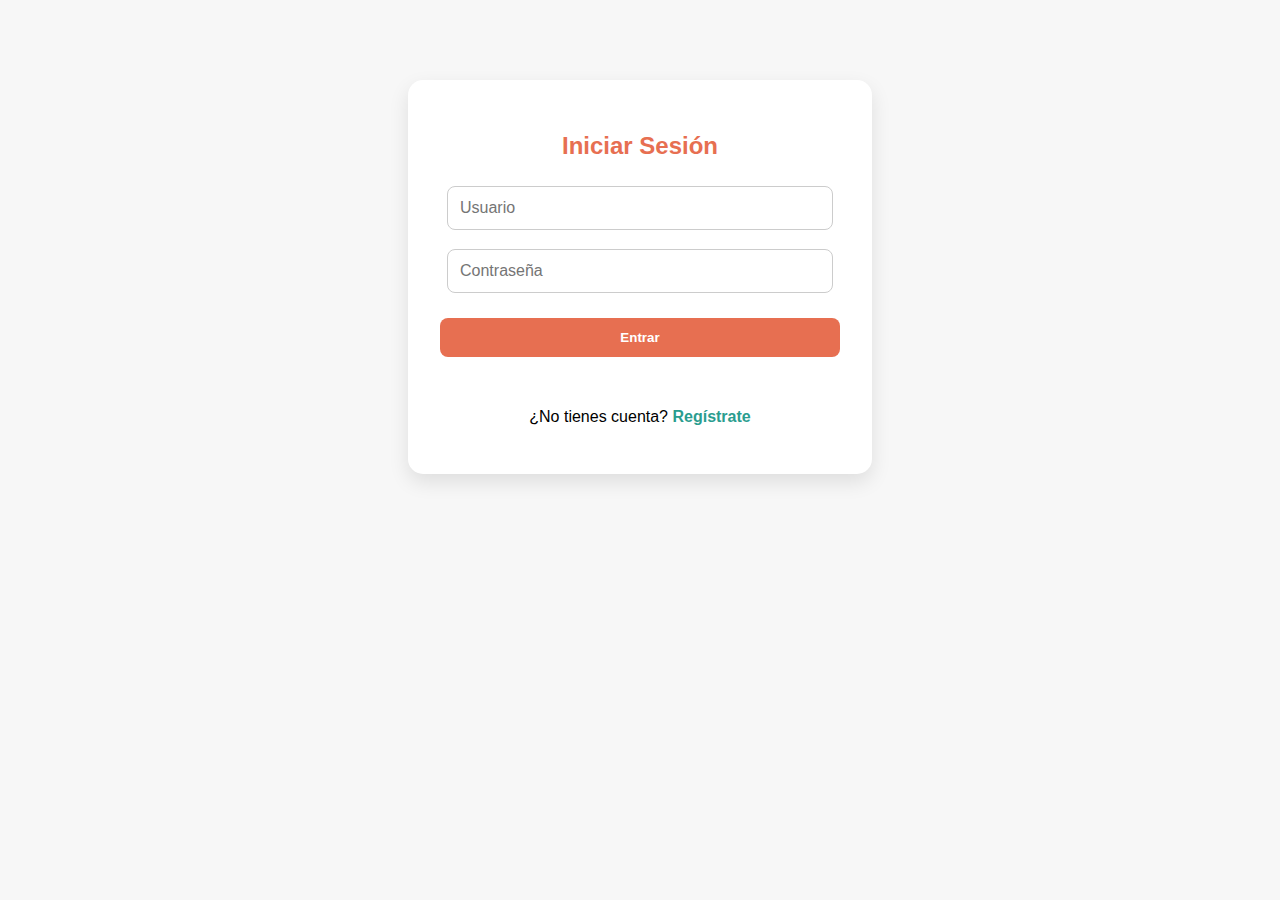
<file: index.html>
<!DOCTYPE html>
<html lang="en">
<head>
  <meta charset="UTF-8">
  <meta name="viewport" content="width=device-width, initial-scale=1.0">
  <title>Ovix - Acceso</title>
  <link href="style.css" rel="stylesheet">
  <script></script>
</head>
<body>

  <div class="container">
    <h2>Iniciar Sesión</h2>

    <input type="text" id="usuario" placeholder="Usuario">
    <input type="password" id="clave" placeholder="Contraseña">
    <button onclick="manejarAcceso()">Entrar</button>

    <p class="message" id="mensaje"></p>
    <p>¿No tienes cuenta? <a href="registro.html" id="btn-registrarse">Regístrate</a></p>
  </div>

  <script src="script.js"></script>
</body>
</html>
</file>
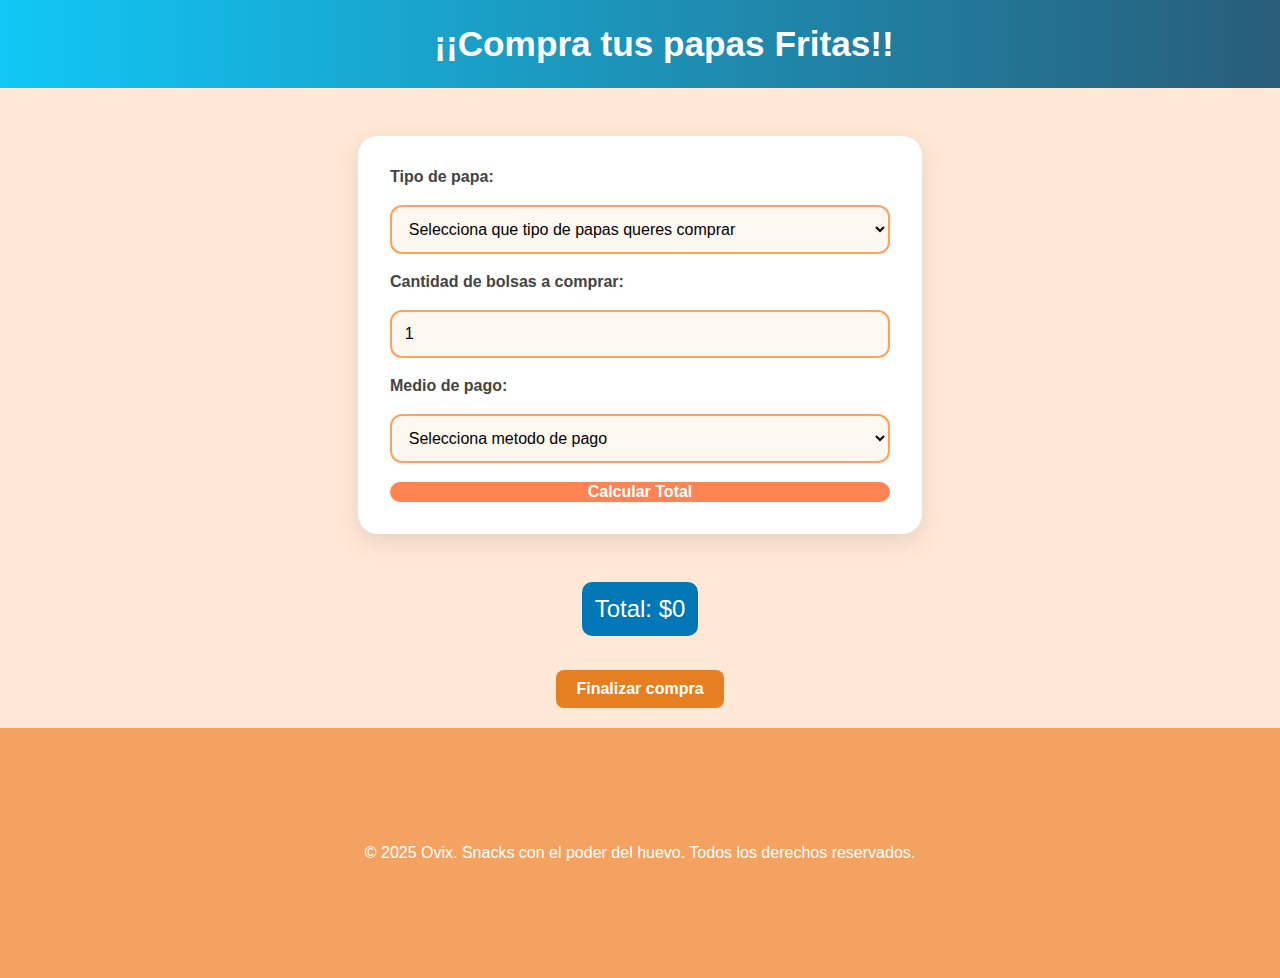
<file: compra.html>
<html lang="es">
<head>
  <meta charset="UTF-8">
  <title>¡¡Compra de tus Ovix!</title>
  <link rel="stylesheet" href="compra.css">
</head>
<body>

<div>
  <header class="brillo"><h1>¡¡Compra tus papas Fritas!!</h1></header>

  <form id="formCompra">
    <label for="tipoPapa">Tipo de papa:</label>
    <select id="tipoPapa" required>
      <option value="" disabled selected hidden>Selecciona que tipo de papas queres comprar</option>
      <option value="Huevo_y_Proteina">Huevo y Proteina - $1500</option>
      <option value="Almendras_y_Clara">Almendras y Clara - $1750</option>
      <option value="Huevo_y_Barbacoa">Huevo y Barbacoa - $1800</option>
      <option value="Huevo_y_Cheddar">Huevo y Cheddar - $1900</option>
    </select>

    <label for="cantidad">Cantidad de bolsas a comprar:</label>
    <input type="number" id="cantidad" min="1" value="1" required>

    <label for="medioPago">Medio de pago:</label>
    <select id="medioPago" required>
      <option value="" disabled selected hidden>Selecciona metodo de pago</option>
      <option value="efectivo">Efectivo (10% de descuento)</option>
      <option value="debito">Débito (5% de descuento)</option>
      <option value="credito">Crédito (sin descuento)</option>
      <option value="mercadoPago">Mercado Pago (sin descuento)</option>
      <option value="Mayorista">Mayorista (15% de descuento solo si la compra sobrepasa las 10 unidades)</option>
    </select>

    <button type="button" onclick="calcularTotal()">Calcular Total</button>
  </form>

  <p id="total">Total: $0</p>

  <a href="pagina.html" style="text-decoration: none;" id="boton-finalCompra">
    <button style="margin-top: 10px; padding: 10px 20px; font-size: 1em; background-color: #e67e22; color: white; border: none; border-radius: 8px; cursor: pointer; transition: transform 0.3s ease;">
        Finalizar compra
    </button></a>

  <footer>
    <p>© 2025 Ovix. Snacks con el poder del huevo. Todos los derechos reservados.</p>
  </footer>

<script src="compra.js"></script>
</div>  
</body>
</html>
</file>
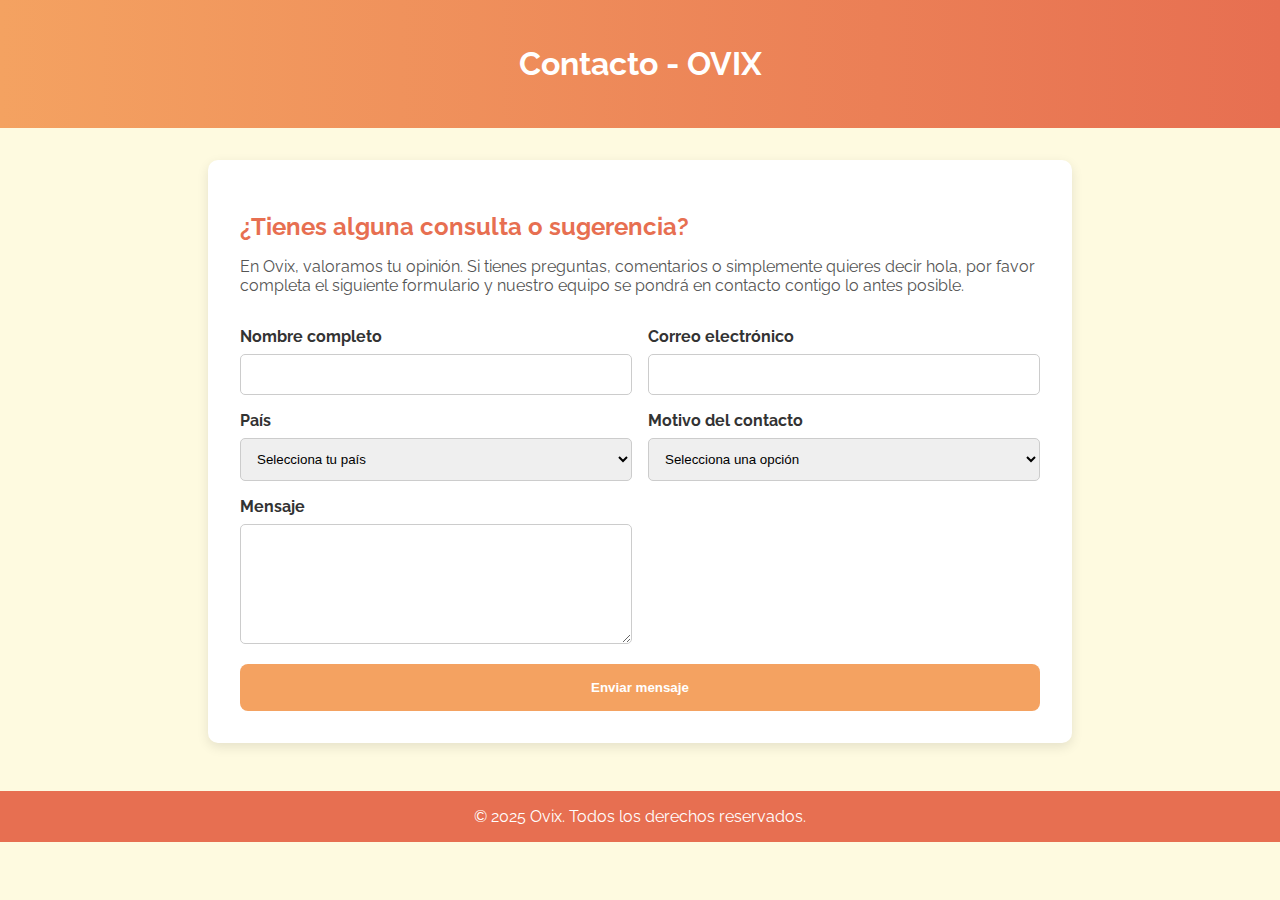
<file: contacto.html>
<!DOCTYPE html>
<html lang="en">
<head>
  <meta charset="UTF-8">
  <meta name="viewport" content="width=device-width, initial-scale=1.0">
  <title>Contacto - OVIX</title>
  <link rel="stylesheet" href="contacto.css">
</head>
<body>
  <header>
    <h1>Contacto - OVIX</h1>
  </header>

  <div class="container">
    <h2>¿Tienes alguna consulta o sugerencia?</h2>
    <p class="description">En Ovix, valoramos tu opinión. Si tienes preguntas, comentarios o simplemente quieres decir hola, por favor completa el siguiente formulario y nuestro equipo se pondrá en contacto contigo lo antes posible.</p>
    <form action="#" method="post">
      <div>
        <label for="nombre">Nombre completo</label>
        <input type="text" id="nombre" name="nombre" required>
      </div>

      <div>
        <label for="email">Correo electrónico</label>
        <input type="email" id="email" name="email" required>
      </div>

      <div>
        <label for="pais">País</label>
        <select id="pais" name="pais" required>
          <option value="" disabled selected hidden>Selecciona tu país</option>
          <option value="argentina">Argentina</option>
          <option value="chile">Chile</option>
          <option value="mexico">México</option>
          <option value="colombia">Colombia</option>
          <option value="otros">Otro</option>
        </select>
      </div>

      <div>
        <label for="motivo">Motivo del contacto</label>
        <select id="motivo" name="motivo" required>
          <option value="" disabled selected hidden>Selecciona una opción</option>
          <option value="comentario">Comentario</option>
          <option value="reclamo">Reclamo</option>
          <option value="sugerencia">Sugerencia</option>
          <option value="otros">Otros</option>
        </select>
      </div>

      <div class="full-width">
        <label for="mensaje">Mensaje</label>
        <textarea id="mensaje" name="mensaje" required></textarea>
      </div>

      <button type="submit">Enviar mensaje</button>
    </form>
  </div>

  <footer>
    &copy; 2025 Ovix. Todos los derechos reservados.
  </footer>
</body>
</html>
</file>
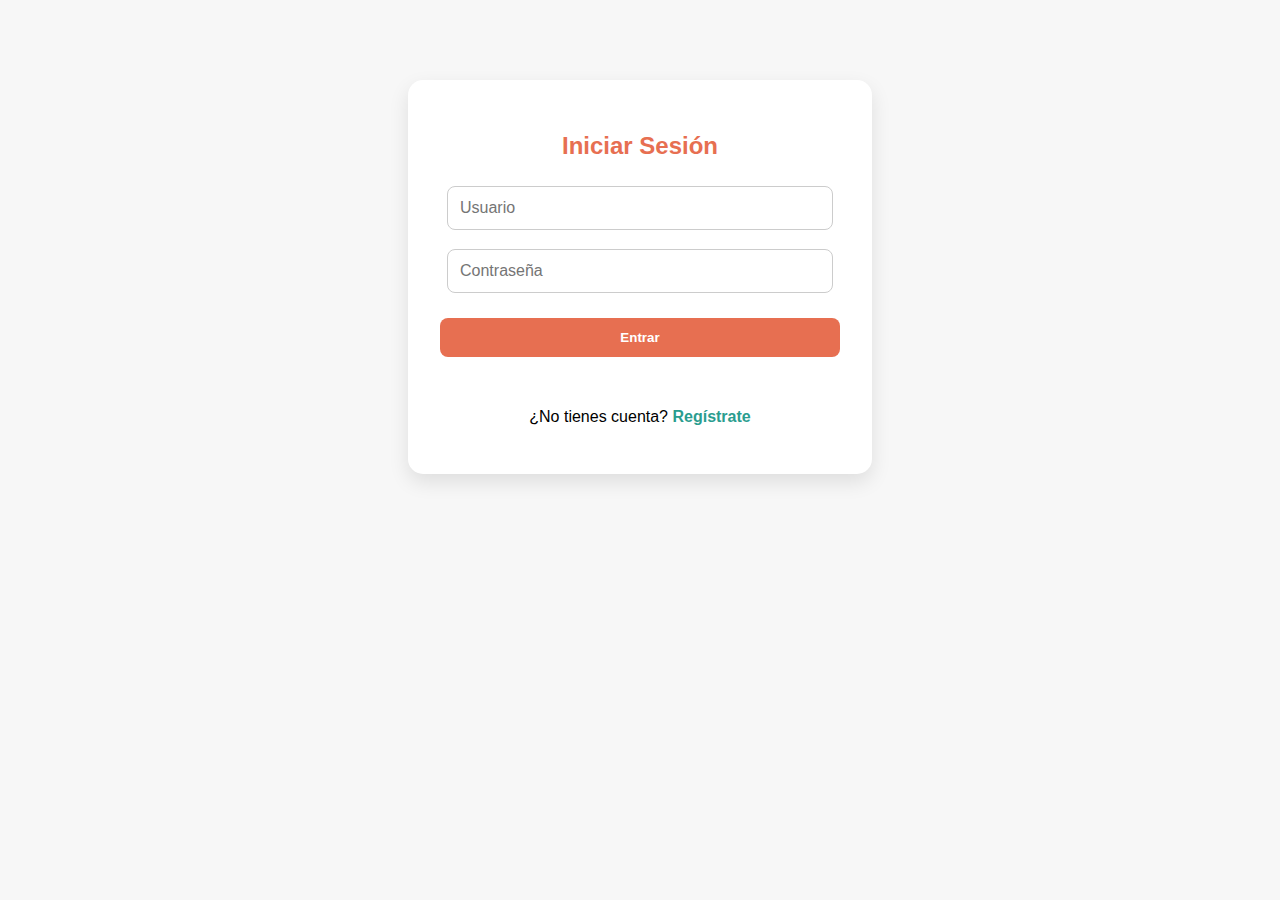
<file: pagina.html>
<!DOCTYPE html>
<html lang="en">
<head>
  <meta charset="UTF-8" />
  <meta name="viewport" content="width=device-width, initial-scale=1.0" />
  <title>Ovix</title>
  <link rel="stylesheet" href="pagina.css">
</head>
<body>

  <section class="bienvenida">
    <img src="https://benja825.github.io/Ovix/Img/Logo_papa.jpg" alt="Logo" style="width: 100px; position: absolute; top: 20px; left: 20px; animation: flotar 2s ease-in-out infinite;">
    <div class="overlay">
    <h1>¡Ovix te da la bienvenida!</h1>
    
    <p style="font-size: 1em; max-width: 700px; margin: 0 auto 20px; animation: aparecer 1.5s ease-out;">
      Transformamos papas y huevos en una experiencia inolvidable. Del campo directo a tu antojo.
    </p>
    
    <a href="promociones.html" style="text-decoration: none;">
      <button style="margin-top: 10px; padding: 10px 20px; font-size: 1em; background-color: #e67e22; color: white; border: none; border-radius: 8px; cursor: pointer; transition: transform 0.3s ease;">
        Conoce nuestras promos 🍳🥔
      </button>
    </a>
  </div>
  </section>
  

  <header>
    <nav class="navbar">
        <div class="nav-logo">
          <img src="Img/Logo_papa.jpg" alt="Ovix Logo">
        </div>
        <ul class="nav-menu">
          <li><a href="#inicio">Inicio</a></li>
          <li><a href="#nutricion">Nutrición</a></li>
          <li><a href="#catalogo">Catálogo</a></li>
          <li><a href="#recetas">Recetas</a></li>
          <li><a href="#galeria">Galería</a></li>
          <li><a href="#mapa">Ubicación</a></li>
          <li><a href="#faq">FAQ</a></li>
          <li><a href="#contacto">Contacto</a></li>
        </ul>
        
      </nav>
      
  </header>

  <section class="hero" id="inicio">
    <img src="Img/Papa_clasica.jpg" alt="Papas clasicas">
    <img src="Img/Papa_almendra.jpg" alt="Papas con harina de almendra">
    <img src="Img/Papa_barbacoa.jpg" alt="Papa sabor barbacoa">
    <img src="Img/Papas_cheddar.jpg" alt="Papas cheddar">
  </section>

  <section class="content">
    <h2>¡Conoce el sabor natural de nuestras deliciosas Ovix!</h2>
    <p>Seleccionadas directamente del campo, nuestras papas son cultivadas con prácticas sostenibles para garantizar el sabor, la frescura y la textura que te mereces.</p>
    <p>Perfectas para cada ocasión, desde un almuerzo familiar hasta un snack rápido.</p>
    
    <div class="nutricional" id="nutricion">
      <h3>Valor Nutricional (por porción 60-80 g)</h3>
      <table style="margin: 0 auto; border-collapse: collapse; text-align: left; font-size: 16px;">
        <thead>
          <tr style="background-color: #f2f2f2;">
            <th style="padding: 8px 16px; border: 1px solid #ddd;">Componente</th>
            <th style="padding: 8px 16px; border: 1px solid #ddd;">Valor</th>
          </tr>
        </thead>
        <tbody>
          <tr>
            <td style="padding: 8px 16px; border: 1px solid #ddd;">Calorías</td>
            <td style="padding: 8px 16px; border: 1px solid #ddd;">220-290 kcal</td>
          </tr>
          <tr>
            <td style="padding: 8px 16px; border: 1px solid #ddd;">Carbohidratos</td>
            <td style="padding: 8px 16px; border: 1px solid #ddd;">15-20 g</td>
          </tr>
          <tr>
            <td style="padding: 8px 16px; border: 1px solid #ddd;">Proteínas</td>
            <td style="padding: 8px 16px; border: 1px solid #ddd;">12-15 g</td>
          </tr>
          <tr>
            <td style="padding: 8px 16px; border: 1px solid #ddd;">Grasas</td>
            <td style="padding: 8px 16px; border: 1px solid #ddd;">12-16 g</td>
          </tr>
          <tr>
            <td style="padding: 8px 16px; border: 1px solid #ddd;">Fibra</td>
            <td style="padding: 8px 16px; border: 1px solid #ddd;">2-3 g</td>
          </tr>
          <tr>
            <td style="padding: 8px 16px; border: 1px solid #ddd;">Vitaminas</td>
            <td style="padding: 8px 16px; border: 1px solid #ddd;">A, B12, D</td>
          </tr>
        </tbody>
      </table>
    </div>
  </section>  

  <section class="catalogo" id="catalogo">
    <div class="catalogo-contenido">
      <h2>Catálogo de Productos</h2>
      <p>Descubre nuestra variedad de papas seleccionadas con esmero para ofrecerte sabor, frescura y calidad en cada presentación.</p>
      
      <div class="productos">
        <div class="producto">
          <img src="Img/Papa_clasica.jpg" height="300" alt="Papa Premium">
          <div class="info">
            <h4>Unidad OVIX</h4>
            <p>$1900 - Snack de 60-90 gramos.</p>
          </div>
        </div>
        <div class="producto">
          <img src="Img/pack_x5.jpg" height="300" alt="Papa Rústica">
          <div class="info">
            <h4>Pack x5</h4>
            <p>$9200 - Ahorro en la compra.</p>
          </div>
        </div>
        <div class="producto">
          <img src="Img/pack_x10.jpg" height="300" alt="Corte para freír">
          <div class="info">
            <h4>Pack x10</h4>
            <p>$18000 - Menor precio, mayor cantidad.</p>
          </div>
        </div>
        <div class="producto">
          <img src="Img/pack_x15.jpg" height="300" alt="Corte para freír">
          <div class="info">
            <h4>Pack x15</h4>
            <p>$26500 - La mas grande.</p>
          </div>
        </div>
      </div>
    </div>
  </section>  

  <section class="mapa" id="mapa">
    <h2>Visita nuestra sucursal</h2>
<iframe src="https://www.google.com/maps/embed?pb=!1m17!1m12!1m3!1d3396.9649729649536!2d-64.42334892510648!3d-31.634809406843008!2m3!1f0!2f0!3f0!3m2!1i1024!2i768!4f13.1!3m2!1m1!2zMzHCsDM4JzA1LjMiUyA2NMKwMjUnMTQuOCJX!5e0!3m2!1ses-419!2sar!4v1748822038172!5m2!1ses-419!2sar" width="600" height="450" style="border:0;" allowfullscreen="" loading="lazy" referrerpolicy="no-referrer-when-downgrade"></iframe>
  </section>

  <section class="faq" id="faq">
    <h2>Preguntas Frecuentes</h2>
    <details>
      <summary>¿Qué es OVIX?</summary>
      <p>OVIX es un snack proteico a base de ovoproductos, diseñado para brindar energía y nutrición de forma rápida, ideal para personas con estilos de vida ocupados.</p>
    </details>
    <details>
      <summary>¿Es apto para celíacos o personas con intolerancia a la lactosa?</summary>
      <p>Actualmente no es libre de gluten ni de lactosa, pero estamos trabajando en alternativas. Te recomendamos consultar los ingredientes y en caso de duda, consultar con un profesional.</p>
    </details>
    <details>
      <summary>¿Cuánto dura el producto?</summary>
      <p>OVIX tiene una vida útil de 3 meses gracias a su proceso de elaboración y envasado al vacío. Se recomienda almacenarlo en un lugar fresco y seco.</p>
    </details>
    <details>
      <summary>¿De dónde se obtienen los ingredientes?</summary>
      <p>Nuestros ingredientes son seleccionados de productores locales en Córdoba y zonas cercanas, priorizando calidad y frescura.</p>
    </details>
    <details>
      <summary>¿Dónde puedo comprar OVIX?</summary>
      <p>Próximamente en nuestra página web oficial y en puntos de venta asociados. Además, lanzaremos promociones exclusivas por el lanzamiento.</p>
    </details>
  </section>

  <section class="suscripcion">
    <h2>Suscríbete a nuestro boletín</h2>
    <p>Recibe promociones y noticias frescas sobre nuestras papas directamente en tu correo.</p>
    <form action="#" method="post">
      <input type="email" placeholder="Tu correo electrónico" required>
      <button type="submit">Suscribirse</button>
    </form>
  </section>

  <section class="contacto" id="contacto">
    <h2>¿Listo para saborear nuestros snack?</h2>
    <p>Visita nuestra página de contacto y habla con nosotros directamente. ¡Nos encantará saber de ti!</p>
    <a href="contacto.html"><button>Ir al contacto</button></a>
  </section>

  <button onclick="cerrarSesion()">Cerrar sesión</button>


  <footer>
    &copy; 2025 Ovix. Todos los derechos reservados.
  </footer>

  <script>
function cerrarSesion() {
  localStorage.setItem('isLoggedIn', 'false');
  window.location.href = 'index.html';
}

document.addEventListener('DOMContentLoaded', () => {
  const isLoggedIn = localStorage.getItem('isLoggedIn');
  if (isLoggedIn !== 'true') {
    alert('Debes iniciar sesión primero.');
    window.location.href = 'index.html';
  }
});
  </script>
</body>
</html>
</file>
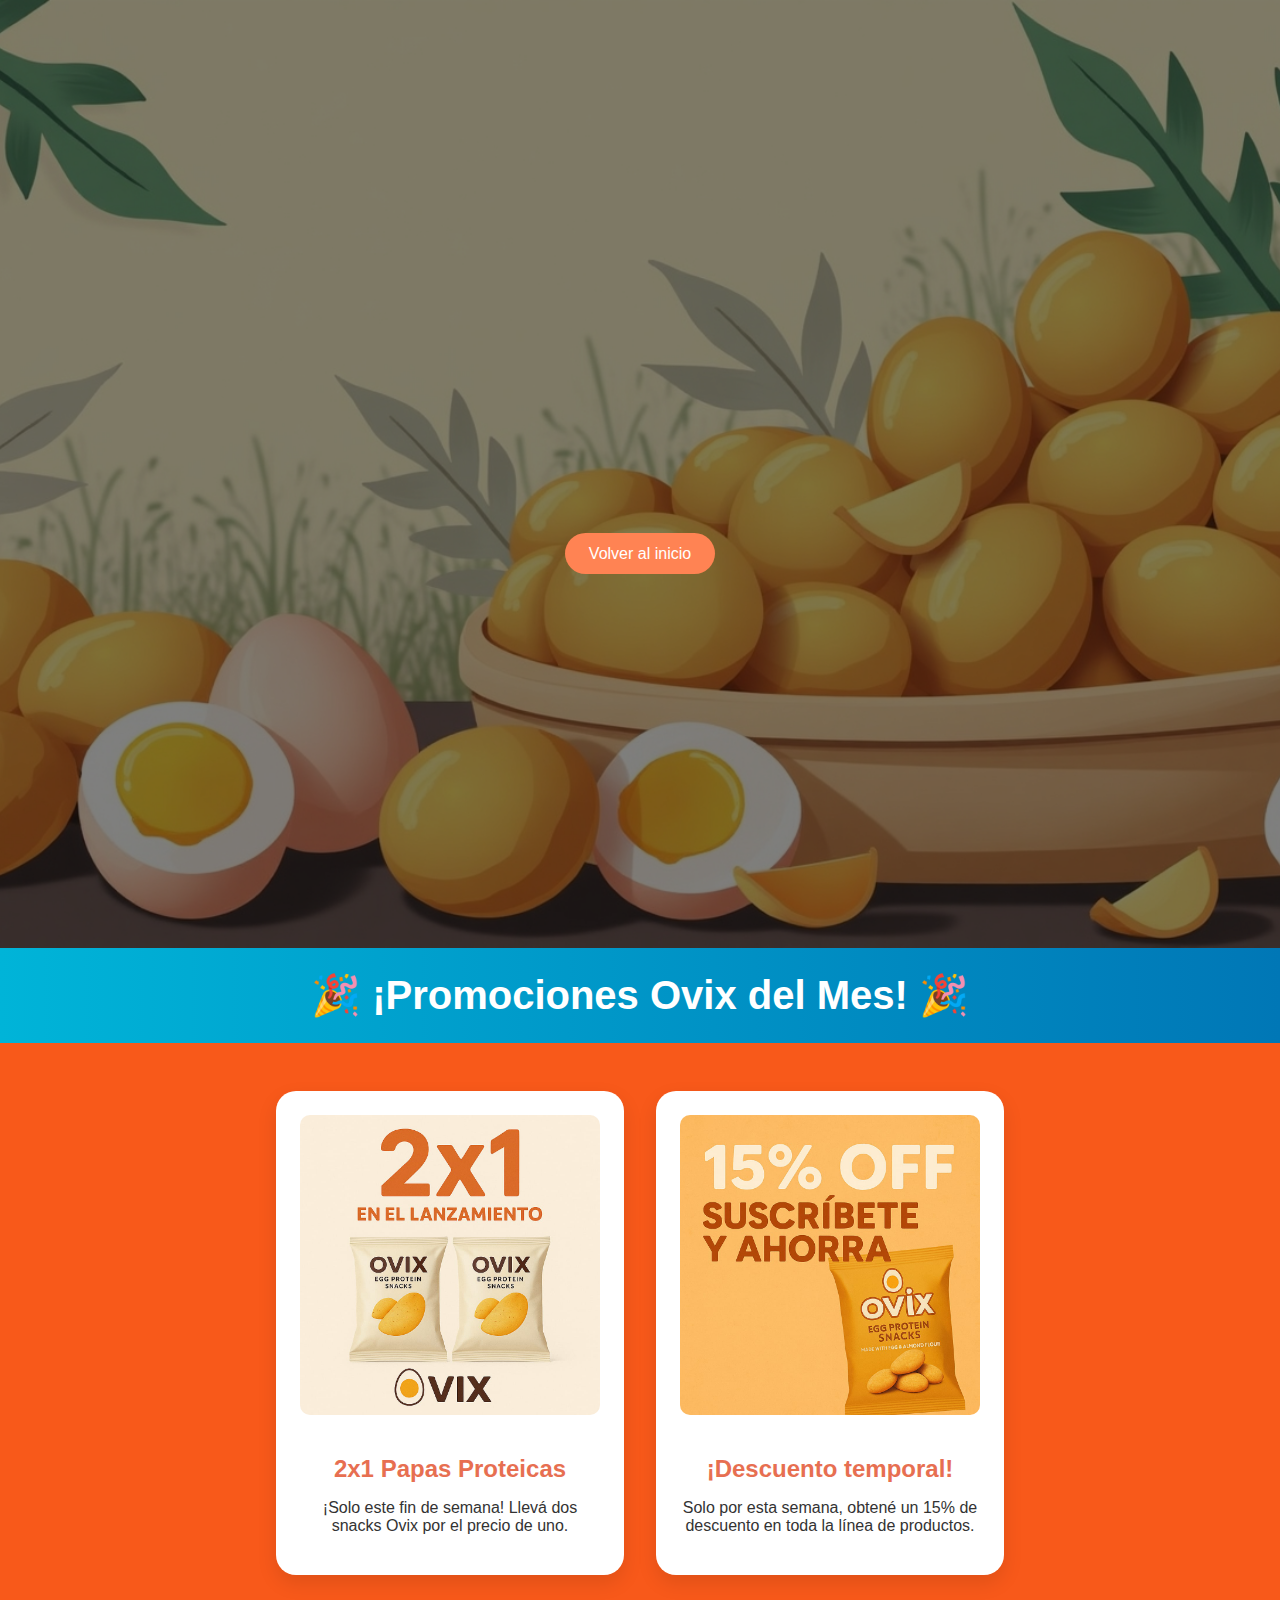
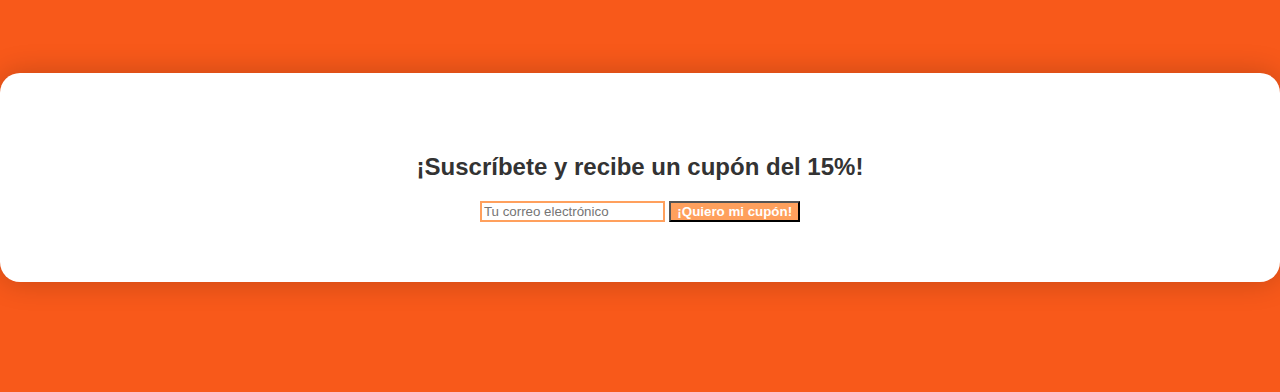
<file: promociones.html>
<!DOCTYPE html>
<html lang="es">
<head>
  <meta charset="UTF-8" />
  <meta name="viewport" content="width=device-width, initial-scale=1.0"/>
  <title>Promociones | Ovix Snacks</title>
  <link rel="stylesheet" href="promociones.css" />
</head>
<body>
  <header class="hero">
    <div class="overlay"></div>
    <div class="hero-content">
      <h1 class="fade-in">¡Promociones Exclusivas de Ovix!</h1>
      <p class="fade-in-delay">Descubre nuestras ofertas irresistibles en snacks de papa con huevo.</p>
      <a href="pagina.html" class="btn">Volver al inicio</a>
    </div>
  </header>

  <header>
    <h1>🎉 ¡Promociones Ovix del Mes! 🎉</h1>
  </header>

  <main class="promo-container">
    <div class="promo">
      <img src="imagenes_papas/Oferta_2x1.jpg" alt="Promo 1">
      <h2>2x1 Papas Proteicas</h2>
      <p>¡Solo este fin de semana! Llevá dos snacks Ovix por el precio de uno.</p>
    </div>

    <div class="promo">
      <img src="imagenes_papas/Oferta_15.jpg" alt="Promo 2">
      <h2>¡Descuento temporal!</h2>
      <p>Solo por esta semana, obtené un 15% de descuento en toda la línea de productos.</p>
    </div>
  </main>


  <section class="subscribe bounce-in">
    <h2>¡Suscríbete y recibe un cupón del 15%!</h2>
    <form>
      <input type="email" placeholder="Tu correo electrónico">
      <button type="submit">¡Quiero mi cupón!</button>
    </form>
  </section>

  <footer class="footer fade-in">
    <p>© 2025 Ovix. Snacks con el poder del huevo. Todos los derechos reservados.</p>
  </footer>
</body>
</html>
</file>
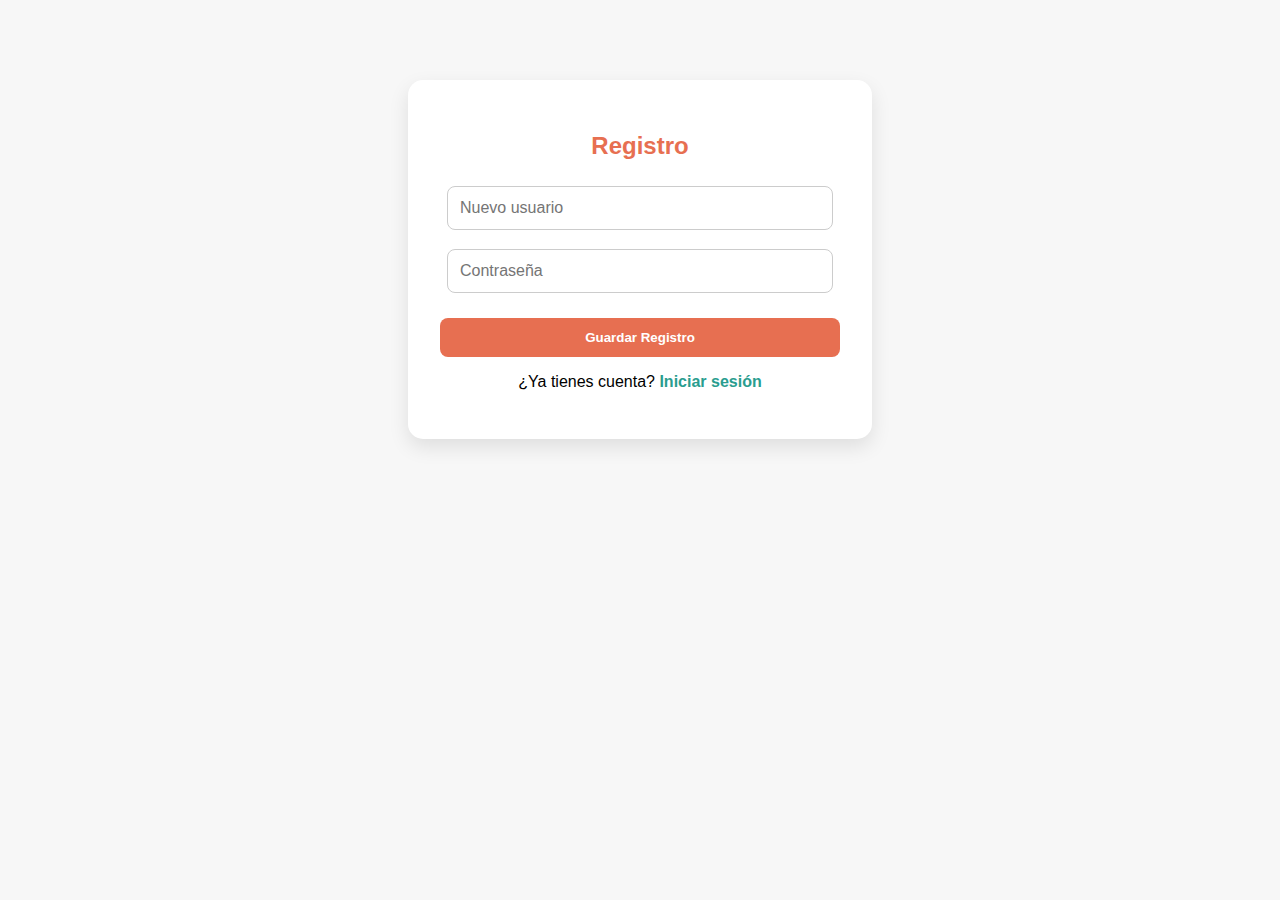
<file: registro.html>
<!DOCTYPE html>
<html lang="es">
<head>
  <meta charset="UTF-8">
  <meta name="viewport" content="width=device-width, initial-scale=1.0">
  <title>Ovix - Registro</title>
  <link href="style.css" rel="stylesheet">
</head>
<body>
  <div class="container">
    <h2>Registro</h2>

    <input type="text" id="nuevoUsuario" placeholder="Nuevo usuario">
    <input type="password" id="nuevaClave" placeholder="Contraseña">
    <button id="btn-guardar-registro">Guardar Registro</button>

    <p>¿Ya tienes cuenta? <a href="index.html">Iniciar sesión</a></p>
  </div>

  <script src="script.js"></script>
</body>
</html>
</file>
<file: style.css>
body {
  font-family: 'Raleway', sans-serif;
  background: #f7f7f7;
  margin: 0;
  padding: 0;
}

.container {
  max-width: 400px;
  margin: 80px auto;
  padding: 2rem;
  background: #fff;
  border-radius: 15px;
  box-shadow: 0 8px 20px rgba(0, 0, 0, 0.1);
  text-align: center;
  animation: aparecer 0.8s ease-out;
}

h2 {
  color: #e76f51;
  margin-bottom: 1rem;
}

input {
  width: 90%;
  padding: 0.75rem;
  margin: 0.6rem 0;
  border: 1px solid #ccc;
  border-radius: 8px;
  font-size: 1rem;
}

input:focus {
  border-color: #11c7f5;
  outline: none;
  box-shadow: 0 0 5px rgba(17, 199, 245, 0.3);
}

button {
  width: 100%;
  padding: 0.75rem;
  background: #e76f51;
  border: none;
  color: white;
  font-weight: bold;
  border-radius: 8px;
  cursor: pointer;
  margin-top: 1rem;
  transition: 0.3s ease;
}

button:hover,
button:focus {
  background: #f4a261;
  transform: scale(1.02);
}

.message {
  margin-top: 1rem;
  font-size: 0.95rem;
  min-height: 1.2em;
}

.success {
  color: #2a9d8f;
  font-weight: bold;
}

.error {
  color: #e63946;
  font-weight: bold;
}

a {
  color: #2a9d8f;
  text-decoration: none;
  font-weight: bold;
}

a:hover {
  text-decoration: underline;
}

.toggle {
  margin-top: 2rem;
  font-size: 0.9rem;
  color: #555;
  cursor: pointer;
}

@keyframes aparecer {
  from {
    opacity: 0;
    transform: translateY(20px);
  }
  to {
    opacity: 1;
    transform: translateY(0px);
  }
}
</file>
<file: compra.css>
body {
    font-family: 'Raleway', sans-serif;
    margin: 0;
    padding: 0;
    background: #ffe8d6;
    color: #333;
    overflow-x: hidden;
    display: flex;
    flex-direction: column;
    height: 100%;
}

main {
    flex: 1;
}

header {
    background: linear-gradient(90deg, #11c7f5, #295975);
    color: white;
    padding: 1.5rem;
    text-align: center;
    animation: slideDown is ease-in-out;
}

h1 {
    font-size: 2.2rem;
    margin: 0;
    animation: fadeIn 1.2s ease-in;
}

form {
    background: #fff;
    max-width: 500px;
    margin: 3rem auto;
    padding: 2rem;
    border-radius: 20px;
    box-shadow: 0 8px 25px rgba(0, 0, 0, 0.10);
    display: flex;
    flex-direction: column;
    gap: 1.2rem;
    animation: popIn 1s ease-out;
}

label {
    font-weight: 600;
    color: #444;
}

select, input[type="number"] {
    padding: 0.8rem;
    border: 2px solid #ffa05d;
    border-radius: 12px;
    font-size: 1rem;
    background: #fff8f0;
    transition: border 0.3s ease;
}

select:focus, input[type="number"]:focus {
    border-color: #ff6b3d;
    outline: none;
}

button {
    background: #ff8353;
    color: white;
    padding: 0.9ram;
    font-size: 1rem;
    border: none;
    border-radius: 25px;
    cursor: pointer;
    font-weight: bold;
    transition: background 0.3s ease;
}

button:hover {
    background: #ff5a2c;
}

#boton-finalCompra {
    display: block;
    margin: 20px auto;
    text-align: center;
}

.brillo {
    position: relative;
    overflow: hidden;
    display: block;
    width: 100%;
}

.brillo h1 {
    position: relative;
    z-index: 1.5;
}

.brillo::before {
    content: '';
    position: absolute;
    top: 0;
    left: -100%;
    width: 50%;
    height: 100%;
    background: linear-gradient(
        120deg,
        rgba(255, 255, 255, 0) 0%,
        rgba(255, 255, 255, 0.5) 50%,
        rgba(255, 255, 255, 0) 100%
    );
    transform: skewX(-20deg);
    animation: reflejo 2.5s infinite;
}

#total {
    text-align: center;
    font-size: 1.5rem;
    margin-top: 1rem;
    color: #ffffff;
    background: #0077b6;
    padding: 0.8rem;
    border-radius: 10px;
    width: fit-content;
    margin-left: auto;
    margin-right: auto;
    animation: fadeInUp 1s ease-in-out;
}

footer {
    width: 100%;
    background: #f4a261;
    padding: 100px;
    text-align: center;
    color: white;
    font-size: 1rem;
    box-sizing: border-box;
    position: relative;
    animation: fadeInUp 1s ease-in-out;
    bottom: 0;
}

@keyframes slideDown {
    from {transform: translateY(-100%); opacity: 0;}
    to {transform: translateY(0); opacity: 1;}
}

@keyframes fadeIn {
    from {opacity: 0;}
    to {opacity: 1;}
}

@keyframes fadeInUp {
    from {transform: translateY(20px); opacity: 0;}
    to {transform: translateY(0); opacity: 1;}
}

@keyframes popIn {
    0% {transform: scale(0.9); opacity: 0;}
    100% {transform: scale(1); opacity: 1;}
}

@keyframes reflejo {
    0% {
        left: -75%;
    }
    100% {
        left: 125%;
    }
}
</file>
<file: contacto.css>
@import url('https://fonts.googleapis.com/css2?family=Raleway:wght@400;700&display=swap');

    body {
      font-family: 'Raleway', sans-serif;
      background: #fefae0;
      margin: 0;
      padding: 0;
      color: #333;
    }

    header {
      background: linear-gradient(90deg, #f4a261, #e76f51);
      padding: 1.5rem;
      text-align: center;
      color: white;
    }

    .container {
      max-width: 800px;
      margin: 2rem auto;
      background: white;
      padding: 2rem;
      border-radius: 10px;
      box-shadow: 0 4px 12px rgba(0,0,0,0.1);
    }

    h2 {
      color: #e76f51;
      margin-bottom: 1rem;
    }

    p.description {
      color: #555;
      margin-bottom: 2rem;
    }

    form {
      display: grid;
      grid-template-columns: 1fr 1fr;
      gap: 1rem;
    }

    form.full-width {
      grid-column: span 2;
    }

    label {
      display: block;
      margin-bottom: 0.5rem;
      font-weight: bold;
    }

    input, select, textarea {
      width: 100%;
      padding: 0.75rem;
      border: 1px solid #ccc;
      border-radius: 5px;
      box-sizing: border-box;
    }

    textarea {
      resize: vertical;
      min-height: 120px;
    }

    button {
      grid-column: span 2;
      padding: 1rem;
      background: #f4a261;
      color: white;
      border: none;
      font-weight: bold;
      border-radius: 8px;
      cursor: pointer;
      transition: background 0.3s;
    }

    button:hover {
      background: #e76f51;
    }

    footer {
      text-align: center;
      padding: 1rem;
      background-color: #e76f51;
      color: white;
      margin-top: 3rem;
    }
</file>
<file: pagina.css>
@import url('https://fonts.googleapis.com/css2?family=Raleway:wght@400;700&display=swap');

body {
  font-family: 'Lato', sans-serif;
  margin: 0;
  padding: 0;
  background: linear-gradient(to bottom, #fff9f0, #fefae0);
  color: #333;
}

header {
  background: linear-gradient(90deg, #11c7f5, #1d2e38);
  padding: 1.5rem;
  text-align: center;
  color: white;
  position: sticky;
  top: 0;
  z-index: 1000;
}

.navbar {
    position: relative;
    overflow: hidden;
    display: block;
    width: 95%;
}

.navbar h1 {
    position: relative;
    z-index: 1.5;
}

.navbar::before {
    content: '';
    position: absolute;
    top: 0;
    left: -100%;
    width: 50%;
    height: 100%;
    background: linear-gradient(
        120deg,
        rgba(255, 255, 255, 0) 0%,
        rgba(255, 255, 255, 0.5) 50%,
        rgba(255, 255, 255, 0) 100%
    );
    transform: skewX(-20deg);
    animation: reflejo 2.5s infinite;
}

nav a {
  margin: 0 1.5rem;
  text-decoration: none;
  color: white;
  font-weight: bold;
  transition: color 0.3s;
}

nav a:hover {
  color: #ffe8d6;
}

.hero {
  display: flex;
  flex-wrap: wrap;
  justify-content: center;
  align-items: center;
  gap: 1rem;
  padding: 2rem;
  background: lab(93.38% 4.99 11.59);
  animation: fadeIn;
}

.hero img {
  width: 300px;
  height: auto;
  border-radius: 15px;
  cursor: pointer;
  transition: transform 0.3s;
}

.hero img:hover {
  transform: scale(1.05);
}

.content, .interactivo, .video, .testimonios, .faq, .suscripcion, .galeria, .noticias, .mapa, .recetas {
  padding: 2rem;
  text-align: center;
  background: white;
  margin-bottom: 2rem;
}

.galeria img {
  width: 200px;
  margin: 10px;
  border-radius: 10px;
  transition: transform 0.3s;
}

.galeria img:hover {
  transform: scale(1.1);
}

.content h2, .interactivo h2, .video h2, .testimonios h2, .faq h2, .suscripcion h2, .galeria h2, .noticias h2, .mapa h2, .recetas h2, .catalogo h2 {
  color: #e76f51;
}

.catalogo {
  padding: 2rem;
}

.catalogo-contenido {
  display: flex;
  flex-direction: column;
  align-items: center;
  text-align: center;
}

.catalogo h2 {
  font-size: 2rem;
  margin-bottom: 0.5rem;
}

.catalogo p {
  max-width: 600px;
  margin-bottom: 2rem;
}

.productos {
  display: flex;
  gap: 2rem;
  flex-wrap: wrap;
  justify-content: center;
}

.producto {
  background-color: white;
  border-radius: 10px;
  padding: 1rem;
  box-shadow: 0 4px 6px rgba(0,0,0,0.1);
  max-width: 250px;
  text-align: center;
}

.producto:hover {
  transform: translateY(-5px);
}

.producto img {
  width: 100%;
  border-top-left-radius: 10px;
  border-top-right-radius: 10px;
}

.producto .info {
  padding: 1rem;
}

iframe {
  width: 100%;
  height: 315px;
  border: none;
  border-radius: 10px;
}

.mapa iframe {
  height: 400px;
}

.faq details {
  margin: 1rem auto;
  max-width: 700px;
  background: #fff9f0;
  padding: 1rem;
  border-radius: 8px;
}

.faq summary {
  font-weight: bold;
  cursor: pointer;
}

.suscripcion input[type=email] {
  padding: 0.75rem;
  width: 250px;
  border-radius: 5px;
  border: 1px solid #ccc;
}

.suscripcion button {
  padding: 0.75rem 1.5rem;
  background: #e76f51;
  border: none;
  color: white;
  font-weight: bold;
  border-radius: 5px;
  cursor: pointer;
}

.suscripcion button:hover {
  background: #f4a261;
}

footer {
  text-align: center;
  padding: 1rem;
  background-color: #e76f51;
  color: white;
}

@keyframes fadeIn {
  from { opacity: 0; }
  to { opacity: 1; }
}

.contacto{
    text-align: center;
    padding: 1rem;
    color: rgb(0, 0, 0);
}

.contacto button {
    padding: 0.75rem 1.5rem;
    background: #e76f51;
    border: none;
    color: white;
    font-weight: bold;
    border-radius: 5px;
    cursor: pointer;
  }

  .navbar {
    display: flex;
    align-items: center;
    justify-content: space-between;
    background: linear-gradient(to right, #00bcd4, #283e51);
    padding: 10px 30px;
    box-shadow: 0 4px 6px rgba(0, 0, 0, 0.1);
  }
  
  .nav-logo img {
    height: 80px;
    object-fit: contain;
  }
  
  .nav-menu {
    display: flex;
    flex-wrap: wrap;
    gap: 20px;
    list-style: none;
    margin: 0;
    padding: 0;
  }
  
  .nav-menu li a {
    text-decoration: none;
    color: white;
    font-weight: 600;
    transition: color 0.3s ease;
  }
  
  .nav-menu li a:hover {
    color: #ffcc00;
  }
  
  html {
    scroll-behavior: smooth;
  }
  
  section {
    scroll-margin-top: 100px;
  }
  
  .bienvenida {
    text-align: center;
    padding: 40px 15px;
    background-image: url("Img/Imagen_Fondo_Publicidad.jpg");
    background-size: cover;  
    background-repeat: no-repeat;
    background-position: center top;  
    background-color: #e76f51;
    position: relative;
    overflow: hidden;
    height: 300px;       
  }
  
  

  .bienvenida h1 {

      color: #333;
      font-size: 2em;
      margin-bottom: 15px;
      animation: aparecer 1s ease-out;

  }

  .bienvenida .overlay {
    position: absolute;
    inset: 0;
    background-color: rgba(0, 0, 0, 0.3);
    z-index: 1;
  }
  
  .bienvenida h1,
  .bienvenida p,
  .bienvenida button {
    position: relative;
    z-index: 2;
    color: white;
  }

  @keyframes flotar {
      0% { transform: translateY(0); }
      50% { transform: translateY(-10px); }
      100% { transform: translateY(0); }
    }
  
  @keyframes aparecer {
      from { opacity: 0; transform: translateY(20px); }
      to { opacity: 1; transform: translateY(0); }
    }
  
  .bienvenida button:hover {
      transform: scale(1.05);
    }

    @keyframes reflejo {
    0% {
        left: -75%;
    }
    100% {
        left: 125%;
    }
  }
</file>
<file: promociones.css>
body {
    font-family: 'Raleway', sans-serif;
    margin: 0;
    padding: 0;
    background: #f8591a;
    color: #333;
    overflow-x: hidden;
  }

  header {
    background: linear-gradient(to right, #00b4d8, #0077b6);
    color: rgb(255, 255, 255);
    padding: 1.5rem;
    text-align: center;
    position: relative;
    animation: slideDown 1s ease-in-out;
  }

  @keyframes slideDown {
    from { transform: translateY(-100%); opacity: 0; }
    to { transform: translateY(0); opacity: 1; }
  }

  h1 {
    font-size: 2.5rem;
    margin: 0;
    animation: fadeIn 1.2s ease-in;
  }

  .promo-container {
    display: flex;
    flex-wrap: wrap;
    justify-content: center;
    gap: 2rem;
    padding: 3rem 2rem;
  }

  .promo {
    background: white;
    border-radius: 20px;
    box-shadow: 0 8px 20px rgba(0, 0, 0, 0.1);
    width: 300px;
    padding: 1.5rem;
    text-align: center;
    transition: transform 0.3s ease, box-shadow 0.3s ease;
    animation: popIn 0.7s ease-in-out both;
  }

  .promo:nth-child(1) { animation-delay: 0.2s; }
  .promo:nth-child(2) { animation-delay: 0.4s; }
  .promo:nth-child(3) { animation-delay: 0.6s; }

  .promo:hover {
    transform: scale(1.05);
    box-shadow: 0 12px 25px rgba(0, 0, 0, 0.2);
  }

  .promo img {
    width: 100%;
    border-radius: 10px;
    margin-bottom: 1rem;
    transition: transform 0.4s ease;
  }

  .promo:hover img {
    transform: rotate(-3deg) scale(1.05);
  }

  .promo h2 {
    color: #e76f51;
    margin-bottom: 0.5rem;
  }

  .promo p {
    font-size: 1rem;
  }

  footer {
    background: #f4a261;
    padding: 1rem;
    text-align: center;
    color: white;
    animation: fadeInUp 1s ease-in-out;
  }

  @keyframes fadeIn {
    from { opacity: 0; }
    to { opacity: 1; }
  }

  @keyframes popIn {
    0% { transform: scale(0.8); opacity: 0; }
    100% { transform: scale(1); opacity: 1; }
  }

  @keyframes fadeInUp {
    from { transform: translateY(20px); opacity: 0; }
    to { transform: translateY(0); opacity: 1; }
  }

  .hero {
    position: relative;
    height: 100vh;
    background: url(Img/Fondo_papas.jpg) center/cover no-repeat;
    display: flex;
    align-items: center;
    justify-content: center;
    text-align: center;
    color: white;
  }
  
  .overlay {
    position: absolute;
    top: 0; left: 0;
    width: 100%; height: 100%;
    background: rgba(0,0,0,0.5);
    z-index: 1;
  }
  
  .hero-content {
    position: relative;
    z-index: 2;
    max-width: 700px;
    padding: 20px;
  }
  
  .hero h1 {
    font-size: 3rem;
    margin-bottom: 10px;
  }
  
  .btn {
    background: #ff8353;
    color: white;
    padding: 12px 24px;
    border-radius: 25px;
    text-decoration: none;
    transition: background 0.3s ease;
  }
  
  .btn:hover {
    background: #ff5a2c;
  }
  
  /* Animations */
  .fade-in {
    animation: fadeIn 2s ease-in-out forwards;
    opacity: 0;
  }
  
  .fade-in-delay {
    animation: fadeIn 2.5s ease-in-out forwards;
    opacity: 0;
  }
  
  .slide-in {
    animation: slideIn 1s ease forwards;
    opacity: 0;
  }
  
  .bounce-in {
    animation: bounceIn 1.5s ease-in-out forwards;
    opacity: 1 !important;
  }
  
  .zoom-in {
    animation: zoomIn 1s ease-in-out forwards;
    opacity: 0;
  }
  
  @keyframes fadeIn {
    to { opacity: 1; }
  }
  
  @keyframes slideIn {
    from { transform: translateX(-100px); opacity: 0; }
    to { transform: translateX(0); opacity: 1; }
  }
  
  @keyframes bounceIn {
    0% { transform: scale(0.5); opacity: 0; }
    70% { transform: scale(1.1); opacity: 1; }
    100% { transform: scale(1); }
  }
  
  @keyframes zoomIn {
    from { transform: scale(0.8); opacity: 0; }
    to { transform: scale(1); opacity: 1; }
  }
  
  /* Secciones */
  .highlight {
    padding: 60px 20px;
    background: #fff8e1;
    text-align: center;
  }
  
  .highlight h2 {
    margin-bottom: 40px;
    color: #e75528;
  }
  
  .cards-container {
    display: flex;
    justify-content: center;
    gap: 30px;
    flex-wrap: wrap;
  }
  
  .card {
    background: white;
    border-radius: 20px;
    box-shadow: 0 5px 20px rgba(0,0,0,0.1);
    padding: 20px;
    width: 280px;
    transition: transform 0.3s ease;
  }
  
  .card:hover {
    transform: translateY(-10px);
  }
  
  .card img {
    width: 100%;
    border-radius: 15px;
  }
  
  .subscribe {
  padding: 60px 20px;
  background: #fff; /* más contraste */
  text-align: center;
  box-shadow: 0 0 30px rgba(0, 0, 0, 0.2); /* sombra para resaltar */
  margin-top: 50px;
  border-radius: 20px;
}

.subscribe input {
  background: #fff;
  border: 2px solid #ffa05d;
  color: #333;
}

.subscribe button {
  background: #ffa05d;
  color: white;
  font-weight: bold;
  transition: background 0.3s ease;
}

.subscribe button:hover {
  background: #ff6b3d;
}

  
  .timeline {
    padding: 60px 20px;
    background: #fdf4e6;
    text-align: center;
  }
  
  .timeline h2 {
    margin-bottom: 30px;
    color: #d94f00;
  }
  
  .timeline-container {
    max-width: 800px;
    margin: auto;
  }
  
  .timeline-item {
    margin-bottom: 20px;
    padding: 20px;
    background: white;
    border-left: 5px solid #ffa05d;
    text-align: left;
    box-shadow: 0 2px 10px rgba(0,0,0,0.05);
    border-radius: 5px;
  }
  
  .timeline-item .date {
    font-weight: bold;
    color: #ff6b3d;
  }
  
  .footer {
    padding: 30px;
    text-align: center;
    background: #ff8353;
    color: white;
  }
</file>
